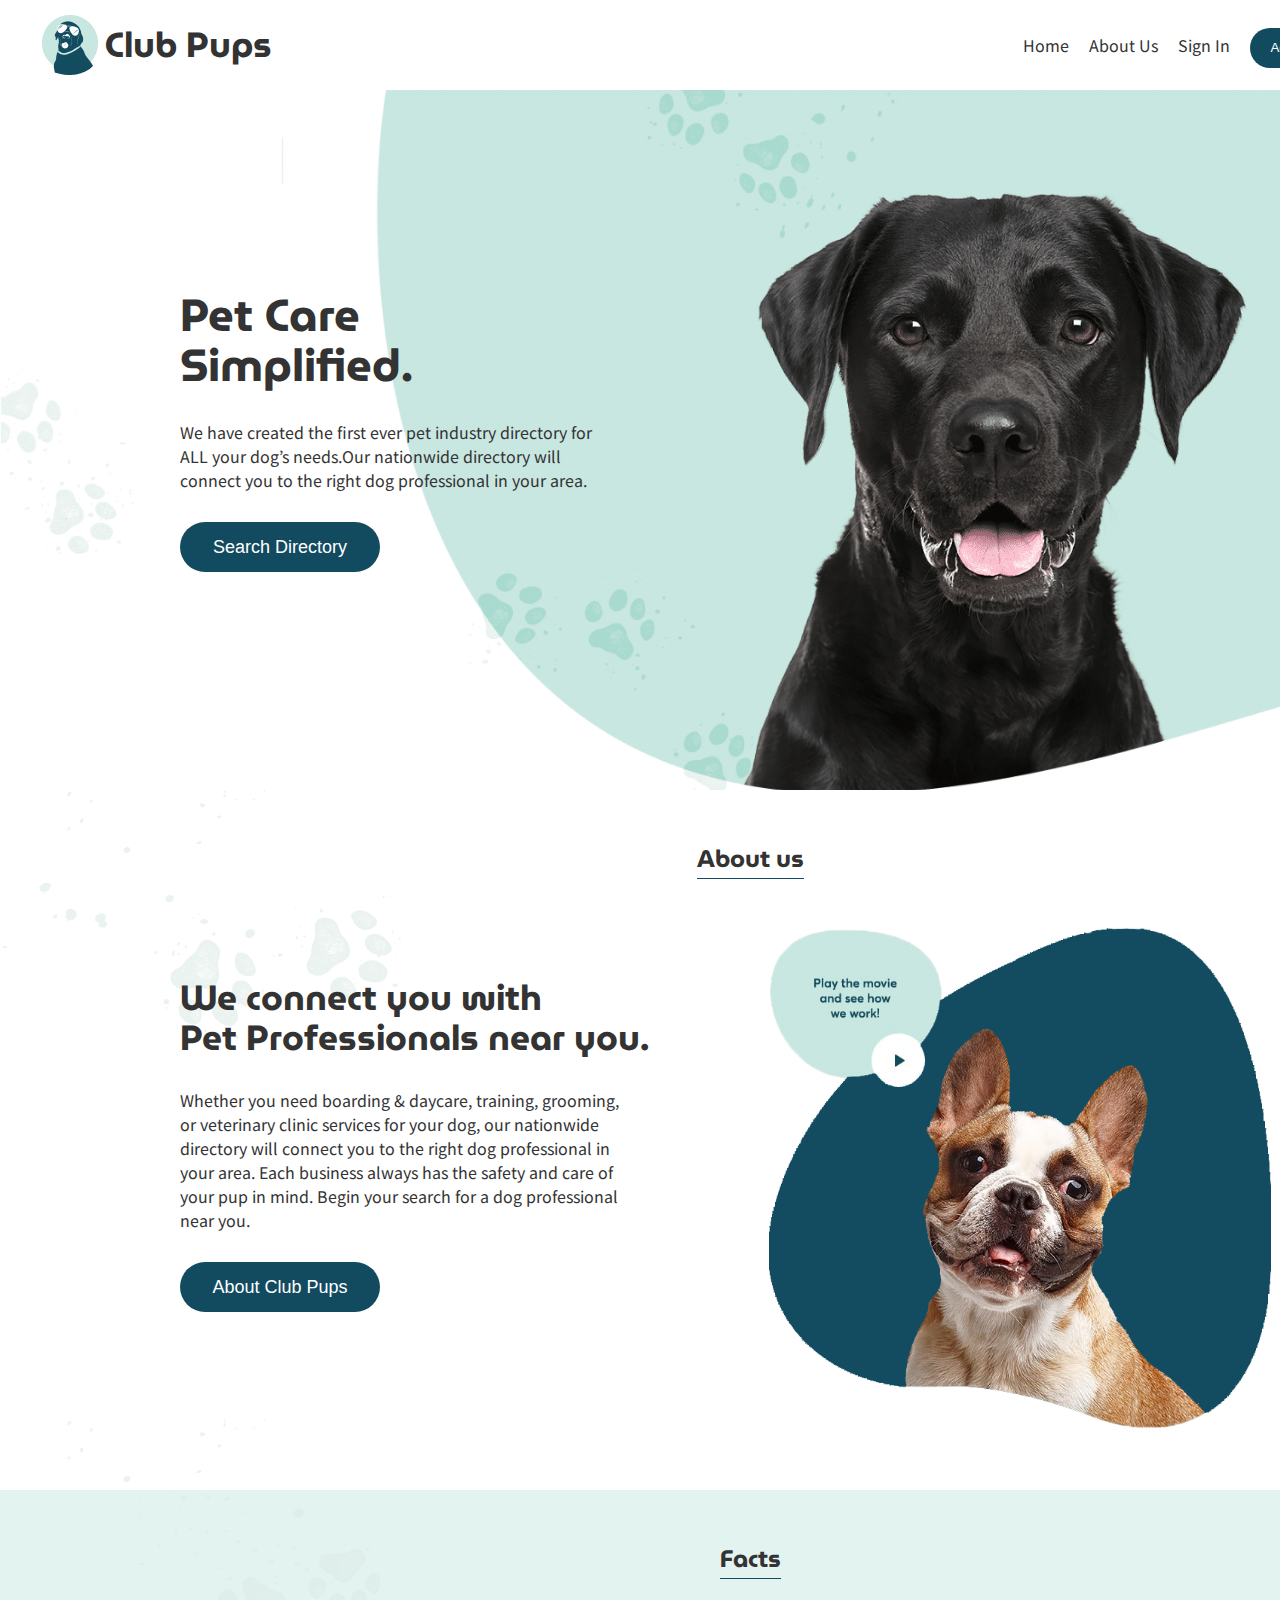
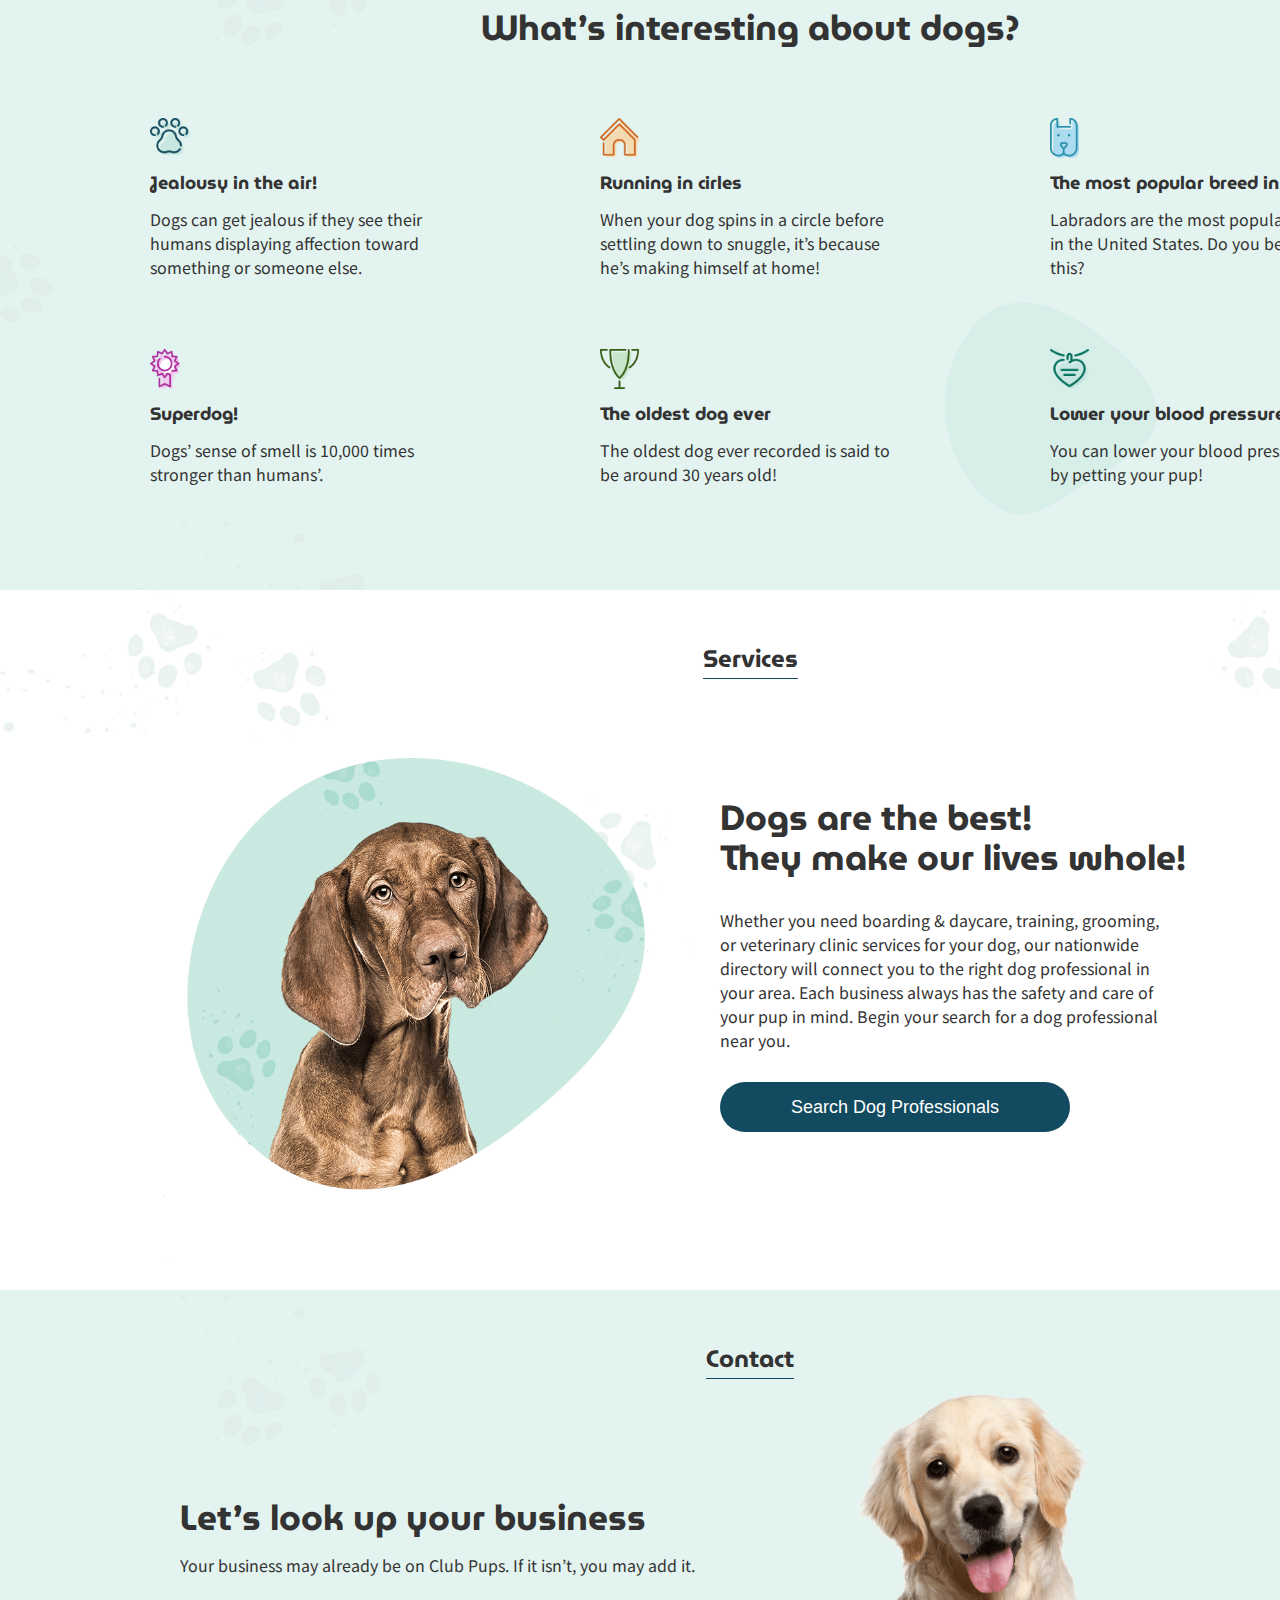
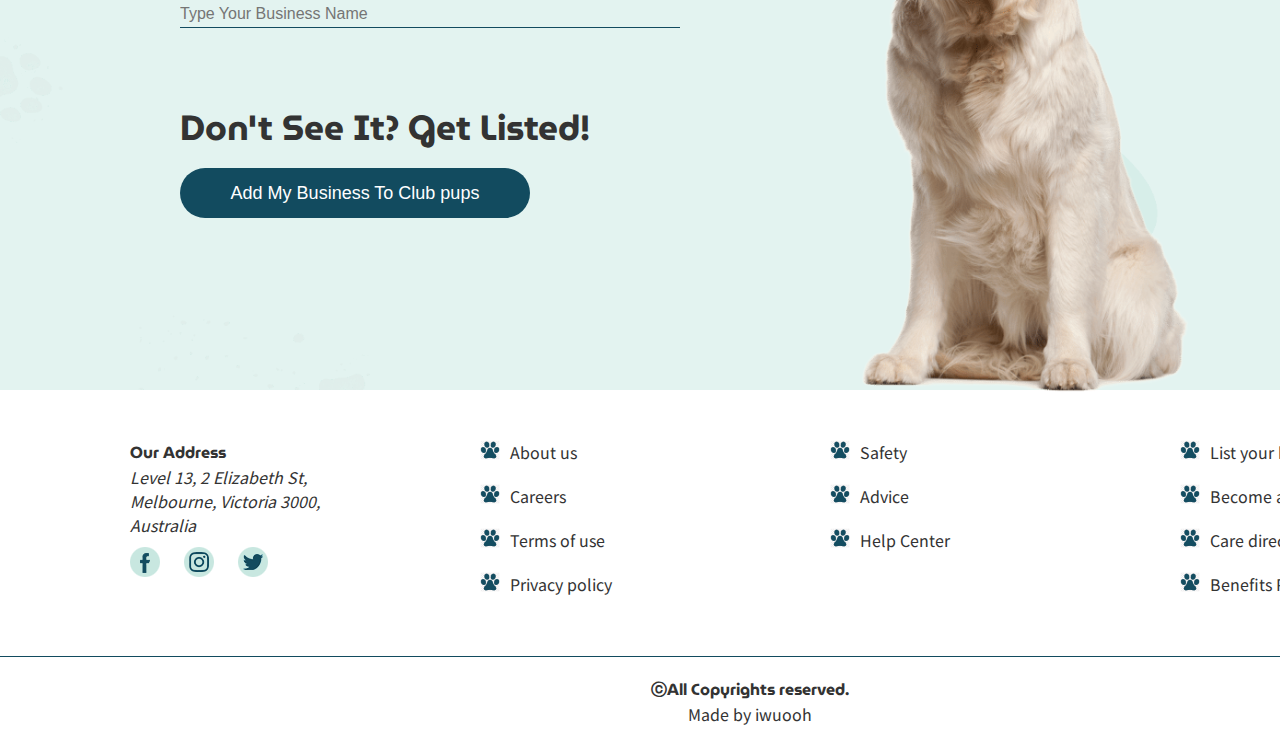
<file: index.html>
<!DOCTYPE html>
<html lang="en">

  <head>
    <meta charset="UTF-8">
    <title>Club Pups</title>
    <link rel="stylesheet" href="css/initial.css">
    <link rel="stylesheet" href="css/layout.css">
    <link rel="stylesheet" href="css/style.css">
    <!--[if lt IE 9]>
    <script src = "http://html5shiv.googlecode.com/svn/trunk/html5.js"></script>
    <![endif]-->
    <script src="js/jquery.min.js"></script>
    <script src="js/common.js"></script>
  </head>
  <body>
  <div id="main_header">
    <div id="main_logo">
      <p><a href="#">Club Pups</a></p>
    </div>
    <nav id="main_gnb">
      <ul>
        <li><a href="index.html">Home</a></li>
        <li><a href="aboutus/aboutus.html">About Us</a></li>
        <li><a href="#">Sign In</a></li>
        <li><button class="common_btn s_type"><a href=#>Add Or Claim My Business</a></button></li>
      </ul>
    </nav>
  </div>
  <div class="container">
    <div class="common_sect" id="main_banner">
      <div class="t_wrap">
        <h1>Pet Care<br>Simplified.</h1>
        <p>We have created the first ever pet industry directory for<br>ALL your dog’s needs.Our nationwide directory will<br>connect you to the right dog professional in your area.</p>
        <button class="common_btn m_type"><a href=#>Search Directory</a></button>
      </div>
    </div>
    <div class="common_sect" id="first_section">
      <p><span>About us</span></p>
      <div class="content_wrap">
        <div class="content">
          <div class="t_wrap">
            <h2>We connect you with<br>Pet Professionals near you.</h2>
            <p>Whether you need boarding & daycare, training, grooming,<br>or veterinary clinic services for your dog, our nationwide<br>directory will connect you to the right dog professional in<br>your area. Each business always has the safety and care of<br>your pup in mind. Begin your search for a dog professional<br>near you.</p>
            <button class="common_btn m_type"><a href="aboutus/aboutus.html">About Club Pups</a></button>
          </div>
          <div class="item"></div>
        </div>
      </div>
    </div>
    <div class="common_sect" id="second_section">
      <p><span>Facts</span></p>
      <div class="content_wrap">
        <h2>What’s interesting about dogs?</h2>
        <div class="content">
          <div class="i_wrap">
            <div id="first_row">
              <div class="common_item" id="first_item">
                <div class="item"></div>
                <h3>Jealousy in the air!</h3>
                <p>Dogs can get jealous if they see their humans displaying affection toward something or someone else.</p>
              </div>
              <div class="common_item" id="second_item">
                <div class="item"></div>
                <h3>Running in cirles</h3>
                <p>When your dog spins in a circle before settling down to snuggle, it’s because he’s making himself at home!</p>
              </div>
              <div class="common_item" id="third_item">
                <div class="item"></div>
                <h3>The most popular breed in the US</h3>
                <p>Labradors are the most popular breed in the United States. Do you believe this?</p>
              </div>
            </div>
            <div id="second_row">
              <div class="common_item" id="first_item">
                <div class="item"></div>
                <h3>Superdog!</h3>
                <p>Dogs’ sense of smell is 10,000 times stronger than humans’.</p>
              </div>
              <div class="common_item" id="second_item">
                <div class="item"></div>
                <h3>The oldest dog ever</h3>
                <p>The oldest dog ever recorded is said to be around 30 years old!</p>
              </div>
              <div class="common_item" id="third_item">
                <div class="item"></div>
                <h3>Lower your blood pressure</h3>
                <p>You can lower your blood pressure just by petting your pup!</p>
              </div>
            </div>
          </div>
        </div>
      </div>
    </div>
    <div class="common_sect" id="third_section">
      <p><span>Services</span></p>
      <div class="content_wrap">
        <div class="content">
          <div class="item"></div>
          <div class="t_wrap">
            <h2>Dogs are the best!<br>They make our lives whole!</h2>
            <p>Whether you need boarding & daycare, training, grooming,<br>or veterinary clinic services for your dog, our nationwide<br>directory will connect you to the right dog professional in<br>your area. Each business always has the safety and care of<br>your pup in mind. Begin your search for a dog professional<br>near you.</p>
            <button class="common_btn l_type"><a href=#>Search Dog Professionals</a></button>
          </div>
        </div>
      </div>
    </div>
    <div class="common_sect" id="fourth_section">
      <p><span>Contact</span></p>
      <div class="content_wrap">
        <div class="content">
          <div class="t_wrap">
            <h2>Let’s look up your business</h2>
            <p>Your business may already be on Club Pups. If it isn’t, you may add it.</p>
            <input type="text" placeholder="Type Your Business Name">
            <h2>Don't See It? Get Listed!</h2>
            <button class="common_btn l_type"><a href=#>Add My Business To Club pups</a></button>
          </div>
          <div class="item"></div>
        </div>
      </div>
    </div>
  </div>
  <div id="main_footer">
    <div class="footer_top">
      <div class="column">
        <h4>Our Address</h4>
        <address>Level 13, 2 Elizabeth St,<br>Melbourne, Victoria 3000,<br>Australia</address>
        <a href=#><img src="img/footer/facebook.png" alt="facebook"></a>
        <a href=#><img src="img/footer/instagram.png" alt="instagram"></a>
        <a href=#><img src="img/footer/twitter.png" alt="twitter"></a>
      </div>
      <div class="column list">
        <ul>
          <li><a href=#>About us</a></li>
          <li><a href=#>Careers</a></li>
          <li><a href=#>Terms of use</a></li>
          <li><a href=#>Privacy policy</a></li>
        </ul>
      </div>
      <div class="column list">
        <ul>
          <li><a href=#>Safety</a></li>
          <li><a href=#>Advice</a></li>
          <li><a href=#>Help Center</a></li>
        </ul>
      </div>
      <div class="column list">
        <ul>
          <li><a href=#>List your business</a></li>
          <li><a href=#>Become an affiliate</a></li>
          <li><a href=#>Care directory</a></li>
          <li><a href=#>Benefits Programs</a></li>
        </ul>
      </div>
    </div>
    <div class="footer_bottom">
      <h4>ⓒAll Copyrights reserved.</h4>
      <p>Made by iwuooh</p>
    </div>
  </div>

  <script src="https://code.jquery.com/jquery-3.5.1.slim.min.js"></script>
  <script src="https://cdn.jsdelivr.net/npm/bootstrap@4.5.3/dist/js/bootstrap.bundle.min.js"></script>

  <script type="text/javascript">
    /*$(function(){
      $("#main_gnb li").click(function(){
        var thisNum = $(this).index()
        if( thisNum == 2 || thisNum == 3){
          alert('현재 상세페이지 준비중입니다.')
        }
      })

      $("#main_banner button,#third_section button,#fourth_section button").click(function(){
        alert('현재 상세페이지 준비중입니다.')
      })

    })*/
  </script>
  </body>
</html>
</file>
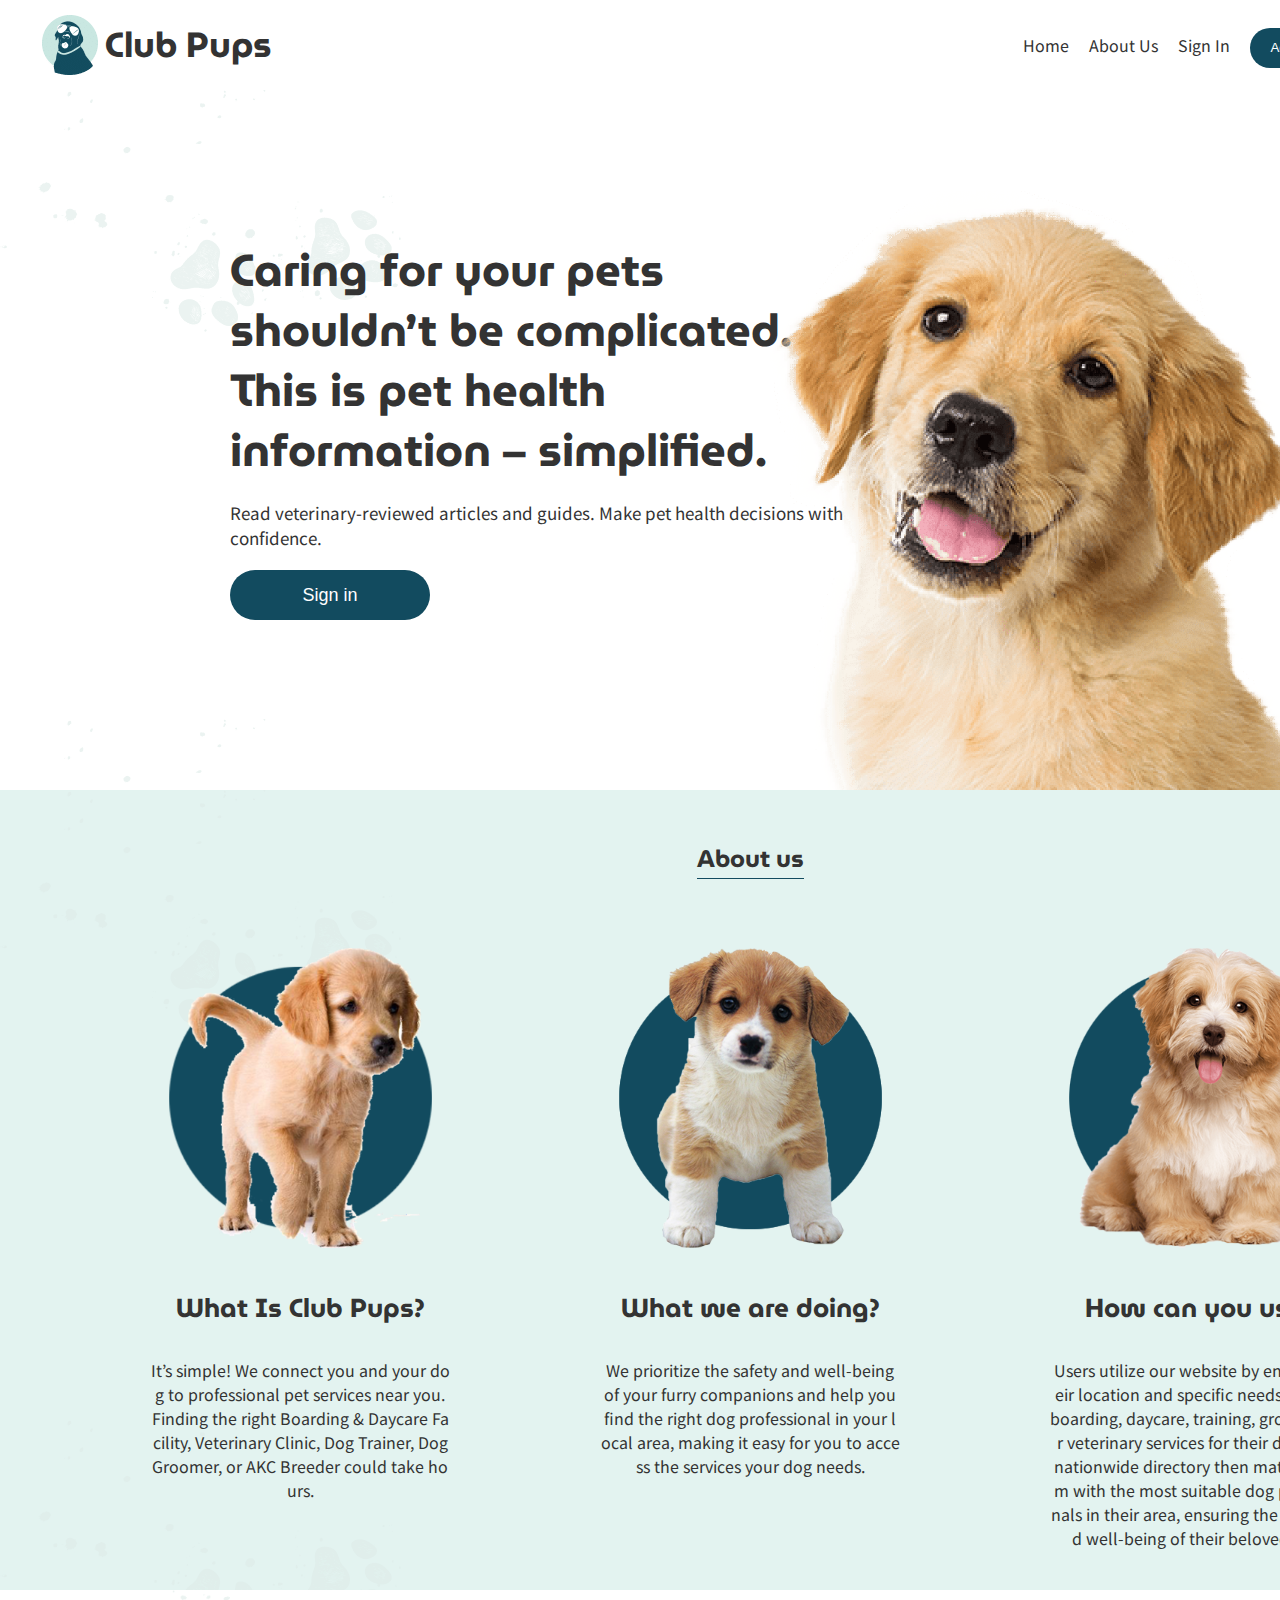
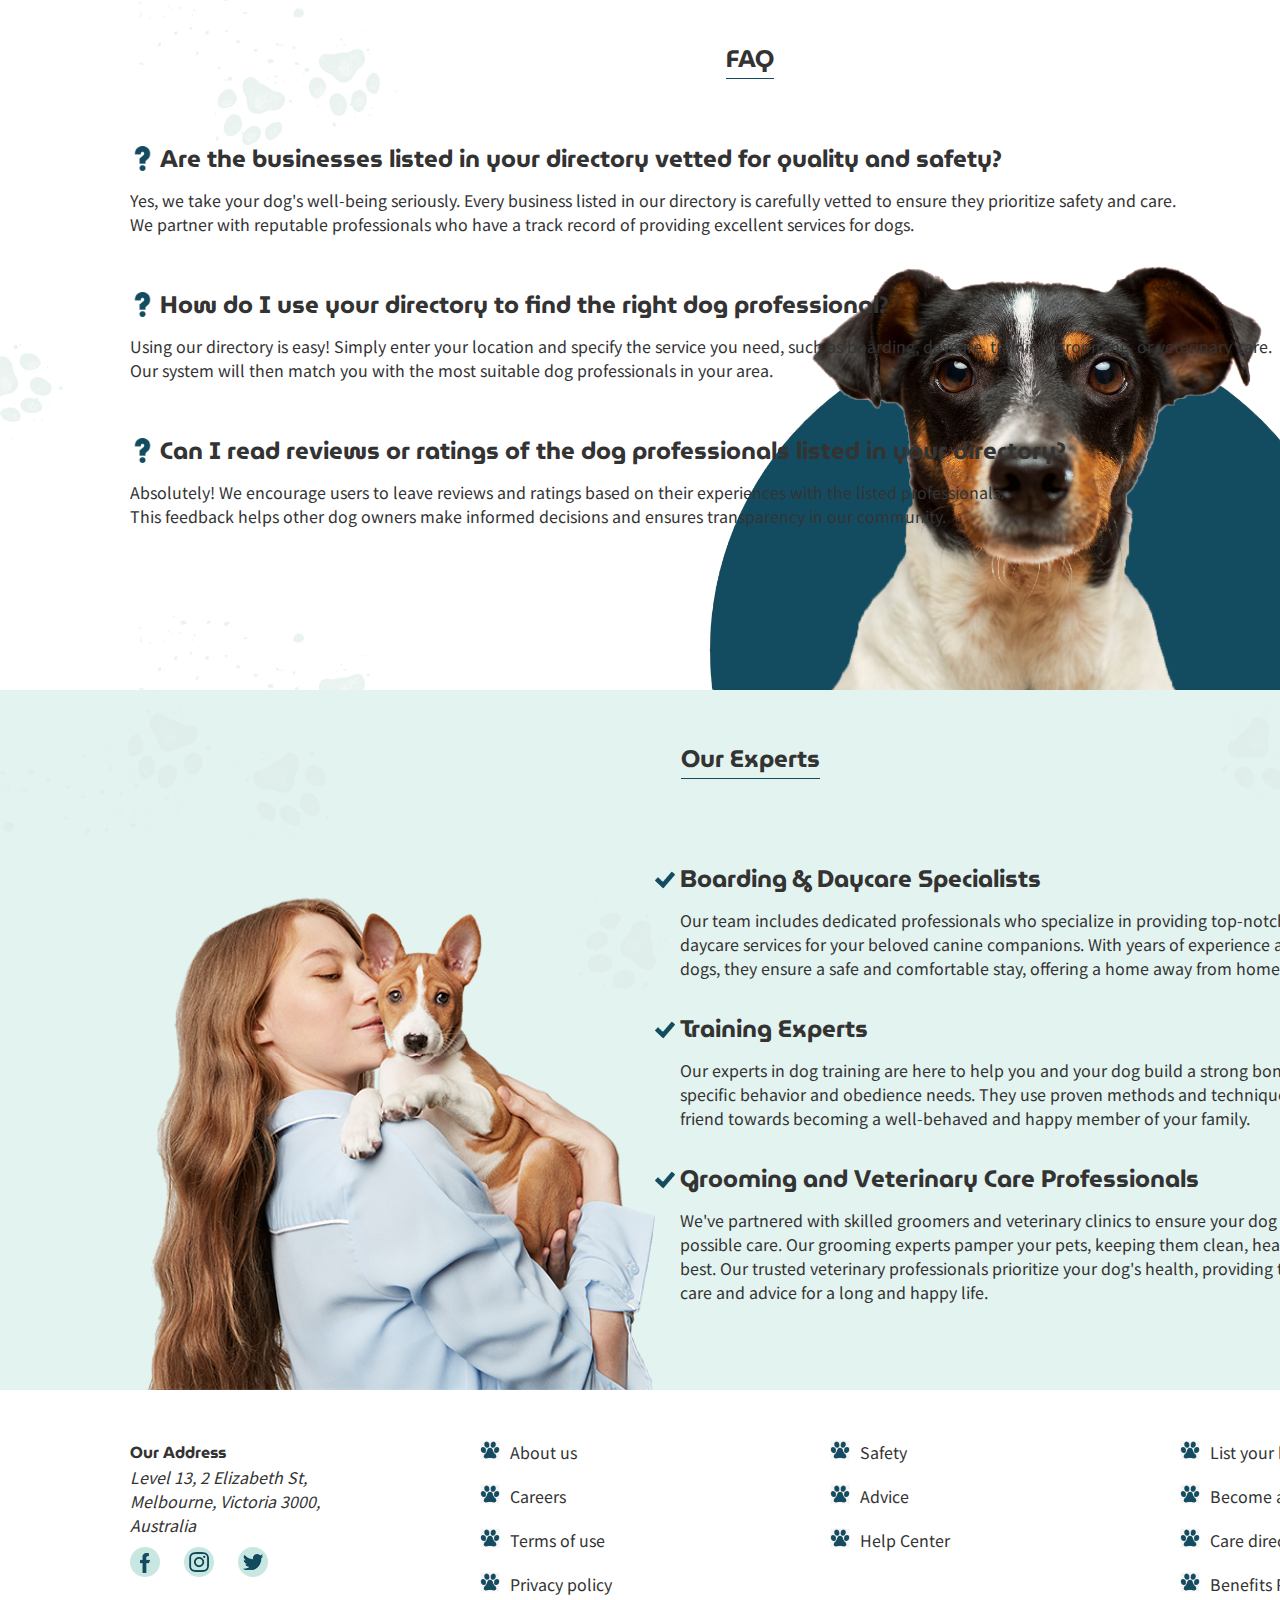
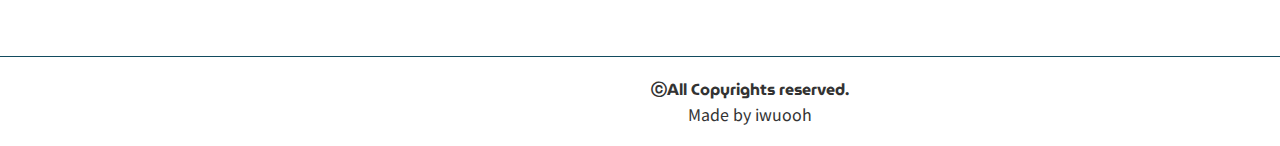
<file: aboutus/aboutus.html>
<!DOCTYPE html>
<html lang="en">

  <head>
    <meta charset="UTF-8">
    <title>Club Pups</title>
    <link rel="stylesheet" href="../css/initial.css">
    <link rel="stylesheet" href="../css/layout.css">
    <link rel="stylesheet" href="../css/aboutus.css">
    <!--[if lt IE 9]>
    <script src = "http://html5shiv.googlecode.com/svn/trunk/html5.js"></script>
    <![endif]-->
    <script src="../js/jquery.min.js"></script>
    <script src="../js/common.js"></script>
  </head>
  <body>
  <div id="main_header">
    <div id="main_logo">
      <p><a href="../index.html">Club Pups</a></p>
    </div>
    <nav id="main_gnb">
      <ul>
        <li><a href="../index.html">Home</a></li>
        <li><a href="aboutus.html">About Us</a></li>
        <li><a href="#">Sign In</a></li>
        <li><button class="common_btn s_type"><a href=#>Add Or Claim My Business</a></button></li>
      </ul>
    </nav>
  </div>
  <div class="container">
    <div class="common_sect" id="main_banner">
      <div class="t_wrap">
        <h2>Caring for your pets shouldn’t be complicated. This is pet health information – simplified.</h2>
        <p>Read veterinary-reviewed articles and guides. Make pet health decisions with confidence.</p>
        <button class="common_btn m_type"><a href=#>Sign in</a></button>
      </div>
      <div class="item"></div>
    </div>
    <div class="common_sect" id="first_section">
      <p><span>About us</span></p>
      <div class="content_wrap">
        <div class="content">
          <div class="item"></div>
          <div class="t_wrap">
            <h2>What Is Club Pups?</h2>
            <p>It’s simple! We connect you and your dog to professional pet services near you. Finding the right Boarding & Daycare Facility, Veterinary Clinic, Dog Trainer, Dog Groomer, or AKC Breeder could take hours.</p>
          </div>
        </div>
        <div class="content">
          <div class="item"></div>
          <div class="t_wrap">
            <h2>What we are doing?</h2>
            <p>We prioritize the safety and well-being of your furry companions and help you find the right dog professional in your local area, making it easy for you to access the services your dog needs.</p>
          </div>
        </div>
        <div class="content">
          <div class="item"></div>
          <div class="t_wrap">
            <h2>How can you use?</h2>
            <p>Users utilize our website by entering their location and specific needs, such as boarding, daycare, training, grooming, or veterinary services for their dogs. Our nationwide directory then matches them with the most suitable dog professionals in their area, ensuring the safety and well-being of their beloved pets.</p>
          </div>
        </div>
      </div>
    </div>
    <div class="common_sect" id="second_section">
      <p><span>FAQ</span></p>
      <div class="t_wrap">
        <h3>Are the businesses listed in your directory vetted for quality and safety?</h3>
        <p>Yes, we take your dog's well-being seriously. Every business listed in our directory is carefully vetted to ensure they prioritize safety and care.</br>We partner with reputable professionals who have a track record of providing excellent services for dogs.</p>
        <h3>How do I use your directory to find the right dog professional?</h3>
        <p>Using our directory is easy! Simply enter your location and specify the service you need, such as boarding, daycare, training, grooming, or veterinary care.</br>Our system will then match you with the most suitable dog professionals in your area.</p>
        <h3>Can I read reviews or ratings of the dog professionals listed in your directory?</h3>
        <p>Absolutely! We encourage users to leave reviews and ratings based on their experiences with the listed professionals.</br>This feedback helps other dog owners make informed decisions and ensures transparency in our community.</p>
      </div>
      <div class="item"></div>
    </div>
    <div class="common_sect" id="third_section">
      <p><span>Our Experts</span></p>
      <div class="item"></div>
      <div class="t_wrap">
        <h3>Boarding & Daycare Specialists</h3>
        <p>Our team includes dedicated professionals who specialize in providing top-notch boarding and daycare services for your beloved canine companions. With years of experience and a genuine love for dogs, they ensure a safe and comfortable stay, offering a home away from home for your pups.</p>
        <h3>Training Experts</h3>
        <p>Our experts in dog training are here to help you and your dog build a strong bond while addressing specific behavior and obedience needs. They use proven methods and techniques to guide your furry friend towards becoming a well-behaved and happy member of your family.</p>
        <h3>Grooming and Veterinary Care Professionals</h3>
        <p>We've partnered with skilled groomers and veterinary clinics to ensure your dog receives the best possible care. Our grooming experts pamper your pets, keeping them clean, healthy, and looking their best. Our trusted veterinary professionals prioritize your dog's health, providing top-notch medical care and advice for a long and happy life.</p>
      </div>
    </div>
  </div>
  <div id="main_footer">
    <div class="footer_top">
      <div class="column">
        <h4>Our Address</h4>
        <address>Level 13, 2 Elizabeth St,<br>Melbourne, Victoria 3000,<br>Australia</address>
        <a href=#><img src="../img/footer/facebook.png" alt="facebook"></a>
        <a href=#><img src="../img/footer/instagram.png" alt="instagram"></a>
        <a href=#><img src="../img/footer/twitter.png" alt="twitter"></a>
      </div>
      <div class="column list">
        <ul>
          <li><a href=#>About us</a></li>
          <li><a href=#>Careers</a></li>
          <li><a href=#>Terms of use</a></li>
          <li><a href=#>Privacy policy</a></li>
        </ul>
      </div>
      <div class="column list">
        <ul>
          <li><a href=#>Safety</a></li>
          <li><a href=#>Advice</a></li>
          <li><a href=#>Help Center</a></li>
        </ul>
      </div>
      <div class="column list">
        <ul>
          <li><a href=#>List your business</a></li>
          <li><a href=#>Become an affiliate</a></li>
          <li><a href=#>Care directory</a></li>
          <li><a href=#>Benefits Programs</a></li>
        </ul>
      </div>
    </div>
    <div class="footer_bottom">
      <h4>ⓒAll Copyrights reserved.</h4>
      <p>Made by iwuooh</p>
    </div>
  </div>

  <script src="https://code.jquery.com/jquery-3.5.1.slim.min.js"></script>
  <script src="https://cdn.jsdelivr.net/npm/bootstrap@4.5.3/dist/js/bootstrap.bundle.min.js"></script>

  <script type="text/javascript">
  $(function(){
    $("#main_gnb li").click(function(){
      var thisNum = $(this).index()
      if( thisNum == 2 || thisNum == 3 ){
        alert('현재 상세페이지 준비중입니다.')
      }
    })
    $("#main_banner button").click(function(){
      alert('현재 상세페이지 준비중입니다.')
    })

  })
  </script>

  </body>
</html>
</file>
<file: css/initial.css>
@charset "UTF-8";
@import url('https://fonts.googleapis.com/css2?family=MuseoModerno:wght@100;200;300;400;500;600;700;800;900&display=swap');
@import url('https://fonts.googleapis.com/css2?family=Noto+Sans+KR:wght@100;300;400;500;700;900&display=swap');
*{  box-sizing: border-box;  margin: 0;  padding: 0;}
html,body{
  min-width: 1500px;
  height: 100%;
  font-family: 'Noto Sans KR', sans-serif;
  color: #333;
}
ul,li{ list-style: none;}
a{ text-decoration: none; color: #333;}
button,input{ border: 0; outline: none;}
input{ background: none;}
h1,h2,h3,h4,h5,h6{ font-family: 'MuseoModerno', cursive;}
h1{ font-size: 50px; line-height: 50px;}
h2{ font-size: 40px; line-height: 40px;}
</file>
<file: css/layout.css>
#main_header{
  height: 90px;
  line-height: 90px;
  background-color: #fff;
}
#main_logo{
  display: inline-block;
  margin-left: 100px;
}
#main_logo p{
  display: inline-block;
  position: relative;
  font-size: 35px;
  padding-left: 5px;
  font-weight: bold;
  font-family: 'MuseoModerno', cursive;
}
#main_logo p:before{
  content: '';
  position: absolute;
  top: 15px;
  left: -60px;
  width: 60px;
  height: 60px;
  background-image: url('../img/logo/logo.png');
}

#main_gnb{
  overflow: hidden;
  float: right;
}
#main_gnb > ul{
  overflow: hidden;
}
#main_gnb > ul > li{
  float: left;
}
#main_gnb > ul > li > a{
  margin-right: 20px;
}
#main_gnb > ul > li > button{
  margin-right: 50px;
  line-height: 1;
}

/* common_sect */
.common_sect > p{
  position: relative;
  font-size: 24px;
  font-family: 'MuseoModerno', cursive;
  font-weight: bold;
  text-align: center;
}

.common_sect > p > span{
  border-bottom: 1px solid #124b5f;
}


/* 버튼 공통 스타일*/
.common_btn{
  background: #124b5f;
  transition: .5s;
}
.common_btn > a{
  color: #fff;
  transition: .5s;
}
.common_btn.s_type{
  border-radius: 20px;
  width: 200px;
  height: 40px;
}
.common_btn.m_type{
  border-radius: 25px;
  width: 200px;
  height: 50px;
  font-size: 18px;
}
.common_btn.l_type{
  border-radius: 25px;
  width: 350px;
  height: 50px;
  font-size: 18px;
}
.common_btn:hover{
  background: #fff;
  border: 1px solid #124b5f;
}
.common_btn:hover > a{
  color: #124b5f;
}



/* footer */

#main_footer{
  background: #fff;
  margin: 0 auto;
}
#main_footer .footer_top{
  display: flex;
  padding: 50px;
}
#main_footer .footer_top .column{
  flex: 25%;
  flex-wrap: wrap;
  padding: 0 80px;
}
#main_footer .footer_top .column a img{
  width: 30px;
  height: 30px;
  margin: 10px 20px 0 0;
  transition: .5s;
}
#main_footer .footer_top .column a:hover img{
  opacity: .8;
}
#main_footer .footer_top .column.list ul li{
  padding: 10px 0;
  margin-left: 30px;
  position: relative;
}
#main_footer .footer_top .column.list ul li:first-child{
  padding: 0 0 10px ;
}
#main_footer .footer_top .column.list ul li:before{
  content: '';
  position: absolute;
  width: 20px;
  height: 20px;
  left: -30px;
  background: url('../img/footer/footprint.png') no-repeat;
  background-size: cover;
  transition: .5s;
}
#main_footer .footer_top .column.list ul li:hover:before{
  opacity: .8;
}

#main_footer .footer_top .column.list ul li:hover a{
  color: #124b5f;

}
#main_footer .footer_bottom{
  background: #fff;
  padding: 20px 0;
  text-align: center;
  border-top: 1px solid #124b5f;
}
</file>
<file: css/style.css>
/* section 공통스타일*/
.common_sect{
  width: 100%;
  height: 700px;
  margin: 0 auto;
  background: #fff;
}

.common_sect .t_wrap p{ font-size: 18px;}


/* main_banner*/
#main_banner{
  position: relative;
  width: 100%;
  background-image: url('../img/main/main_banner.png');
  background-size: cover;
  background-position: center top;
  background-repeat: no-repeat;
}

#main_banner .t_wrap{
  position: absolute;
  top: 200px;
  left: 230px;
}
#main_banner .t_wrap p{
  width: 600px;
  margin: 30px 0;
}
#main_banner .t_wrap button{
  display: inline-block;
}
#main_banner .t_wrap button:nth-of-type(1){
  margin-right: 15px;
}

/* first section*/

#first_section{
  position: relative;
  background-image: url('../img/bg/about_back.png');
  padding: 50px 0;
}
#first_section .content_wrap{
  position: relative;
}
#first_section .content_wrap > p{
  text-align: center;
  font-weight: bold;
}
#first_section .content_wrap .content{
 width: 100%;
 height: 700px;
 overflow: hidden;
 position: relative;
}
#first_section .content_wrap .content .t_wrap{
 position: absolute;
 width: 600px;
 height: 500px;
 top: 100px;
 left: 230px;
}

#first_section .content_wrap .content .t_wrap > p{
  margin: 30px 0;
}

#first_section .content_wrap .content .item{
  position: absolute;
  width: 600px;
  height: 500px;
  top: 50px;
  right: 230px;
  background: url('../img/main/dog01.png') no-repeat;
  background-size: contain;
  background-position: center;
}

/* second section */
#second_section{
  position: relative;
  background-image: url('../img/bg/fact_back.png');
  background-size: contain;
  background-color: rgba(200, 231, 226, .5);
  padding: 50px 0;
}
#second_section .content_wrap{
  position: relative;
}
#second_section .content_wrap > p{
  font-weight: bold;
  text-align: center;
}
#second_section .content_wrap > h2{
  text-align: center;
  margin: 30px 0;
}
#second_section .content_wrap .content{
  width: 90%;
  margin: 0 auto;
}
#second_section .content_wrap .content .i_wrap #first_row, #second_section .content_wrap .content .i_wrap #second_row{
  display: flex;
  flex-direction: row;
  justify-content: space-around;
  align-items: center;
  margin-top: 70px;
}
/*common item 공통스타일*/
#second_section .content_wrap .content .i_wrap .common_item{
  width: 300px;
}
#second_section .content_wrap .content .i_wrap .item{
  width: 40px;
  height: 40px;
  background-repeat: no-repeat;
  background-size: contain;
}
#second_section .content_wrap .content .i_wrap h3{
  font-size: 18px;
  margin: 10px 0;
}
#second_section .content_wrap .content .i_wrap p{
  font-size: 16px;
}

#second_section #first_row #first_item .item{
  background-image: url('../img/icon/fact01.png');
}
#second_section #first_row #second_item .item{
  background-image: url('../img/icon/fact02.png');
}
#second_section #first_row #third_item .item{
  background-image: url('../img/icon/fact03.png');
}
#second_section #second_row #first_item .item{
  background-image: url('../img/icon/fact04.png');
}
#second_section #second_row #second_item .item{
  background-image: url('../img/icon/fact05.png');
}
#second_section #second_row #third_item .item{
  background-image: url('../img/icon/fact06.png');
}

/* third section */
#third_section{
  position: relative;
  background-image: url('../img/bg/service_back.png');
  background-repeat: no-repeat;
  background-size: contain;
  padding: 50px 0;
}
#third_section > p{
  text-align: center;
  font-weight: bold;
}
#third_section >.content_wrap{
  position: relative;
  height: 600px;
}
#third_section >.content_wrap .content{
}
#third_section >.content_wrap .content .item{
  position: absolute;
  top: 80px;
  left: 230px;
  width: 600px;
  height: 500px;
  background: url('../img/main/dog02.png') no-repeat;
  background-size: cover;
  background-position: center;
}

#third_section >.content_wrap .t_wrap{
  position: absolute;
  top: 120px;
  right: 230px;
  width: 600px;
  height: 500px;
}
#third_section >.content_wrap .t_wrap > p{
  margin: 30px 0;
}

/* fourth section */
#fourth_section{
  position: relative;
  background-image: url('../img/bg/fact_back.png');
  background-size: contain;
  background-color: rgba(200, 231, 226, .5);
  padding: 50px 0;
}
#fourth_section > p{
  text-align: center;
  font-weight: bold;
}
#fourth_section .content_wrap{
  position: relative;
}
#fourth_section .content_wrap .content{
  position: relative;
  height: 600px;
  padding: 50px 0;
}
#fourth_section .content_wrap .content .t_wrap{
  position: absolute;
  height: 500px;
  left: 230px;
  top: 120px;
}
#fourth_section .content_wrap .content .t_wrap p{
  display: block;
  margin: 15px 0 30px;
  width: 700px;
}
#fourth_section .content_wrap .content .t_wrap input{
  display: block;
  width: 700px;
  border-bottom: 1px solid #124b5f;
  padding-bottom: 5px;
}
#fourth_section .content_wrap .content .t_wrap input[type=text]::placeholder{
  font-size: 16px;
}
#fourth_section .content_wrap .content .t_wrap h2:nth-of-type(2){
  margin: 80px 0 20px;
}

#fourth_section .content_wrap .content .item{
  position: absolute;
  right: 230px;
  width: 600px;
  height: 600px;
  bottom: -15px;
  background: url('../img/main/dog03.png') no-repeat;
  background-size: contain;
  background-position: center;
}


/* animation */

.common_sect#main_banner.active .t_wrap{
  animation: slideLeft 1s ease-in-out alternate;
}
.common_sect#first_section.active .item{
  animation: slideRight 1s ease-in-out alternate;
}
.common_sect#second_section.active .common_item{
  animation: slideTop 1s ease-in-out alternate;
}
.common_sect#third_section.active .item{
  animation: slideLeft 1s ease-in-out alternate;
}
.common_sect#fourth_section.active .item{
  animation: slideRight 1s ease-in-out alternate;
}



@keyframes slideLeft {
  from{ opacity: 0.1; left: 180px;}
    to{ opacity: 1; left: normal;}
}
@keyframes slideRight {
  from{ opacity: 0.1; right: 180px;}
    to{ opacity: 1; right: normal;}
}
@keyframes slideTop {
  from{ opacity: 0.1; margin-top: -50px;}
    to{ opacity: 1; margin-top: normal;}
}


/* media query area */

@media screen and (max-width: 1700px){
  #main_banner .t_wrap{ left: 180px;}
  .common_sect .content_wrap .content .t_wrap h2,#second_section .content_wrap h2{ font-size: 35px;}
  .common_sect .t_wrap p{ font-size: 16px;}
  #first_section .content_wrap .content .t_wrap{ left: 180px;}
  #first_section .content_wrap .content .item{ right: 180px;}
  #third_section .content_wrap .content .t_wrap{ right: 180px;}
  #third_section .content_wrap .content .item{ left: 100px;}
  #fourth_section .content_wrap .content .t_wrap{ left: 180px;}
  #fourth_section .content_wrap .content .item{ right: 180px;}
  #fourth_section .content_wrap .content .t_wrap input{ width: 500px;}
}
@media screen and (max-width: 1500px){
  .common_sect h1{ font-size: 45px;}
}
</file>
<file: css/aboutus.css>
/* section 공통스타일*/
.common_sect{
  width: 100%;
  height: 700px;
  margin: 0 auto;
  background: #fff;
}

/* main_banner*/
#main_banner{
  position: relative;
  width: 100%;
  background-image: url('../img/bg/about_back.png');
}
#main_banner .t_wrap{
  position: absolute;
  left: 230px;
  top: 150px;
  width: 700px;
  height: 600px;
}
#main_banner .t_wrap h2{
  font-size: 50px;
  line-height: 60px;
}
#main_banner .t_wrap p{
  font-size: 20px;
  margin: 20px 0;
}

#main_banner .item{
  position: absolute;
  width: 600px;
  height: 600px;
  right: 230px;
  bottom: 0;
  background-image: url('../img/sub/main_banner.png');
  background-size: contain;
  background-repeat: no-repeat;
}


/* first section*/

#first_section{
  position: relative;
  background-image: url('../img/bg/about_back.png');
  background-color: rgba(200, 231, 226, .5);
  padding: 50px 0;
  height: 800px;
}
#first_section .content_wrap{
  position: relative;
  display: flex;
  flex-direction: row;
  justify-content: space-around;
  width: 90%;
  margin: 70px auto;
}
#first_section .content_wrap .content{
  width: 380px;
  min-height: 600px;
  text-align: center;
  word-break: break-all;
}
#first_section .content_wrap .content .item{
  width: 380px;
  height: 300px;
  background-size: contain;
  background-repeat: no-repeat;
  background-position: center center;
  margin-bottom: 20px;
}
#first_section .content_wrap .content:nth-child(1) .item{
  background-image: url('../img/sub/dog01.png');
}
#first_section .content_wrap .content:nth-child(2) .item{
  background-image: url('../img/sub/dog02.png');
}
#first_section .content_wrap .content:nth-child(3) .item{
  background-image: url('../img/sub/dog03.png');
}

#first_section .content_wrap .content .t_wrap h2{
 font-size: 30px;
 display: inline-block;
 margin: 20px 0;
 padding-bottom: 10px;
}

/* second section */
#second_section{
  position: relative;
  background-image: url('../img/bg/fact_back.png');
  background-size: contain;
  padding: 50px 0;
}

#second_section .t_wrap{
  position: absolute;
  top: 150px;
  left: 230px;
  z-index: 50;
}
#second_section .t_wrap h3{
  position: relative;
  font-size: 24px;
  margin: 0 0 10px 30px;
}
#second_section .t_wrap h3:before{
  content: '';
  position: absolute;
  width: 25px;
  height: 25px;
  left: -30px;
  top: 6px;
  background-image: url('../img/icon/question.png');
  background-repeat: no-repeat;
  background-size: contain;
}

#second_section .t_wrap p{
  margin-bottom: 50px;
}
#second_section .item{
  position: absolute;
  width: 800px;
  height: 450px;
  bottom: 0;
  right: 50px;
  background-image: url('../img/sub/dog04.png');
  background-repeat: no-repeat;
  background-size: contain;
}

/* third section */
#third_section{
  position: relative;
  background-color: rgba(200, 231, 226, .5);
  background-image: url('../img/bg/service_back.png');
  background-repeat: no-repeat;
  background-size: contain;
  padding: 50px 0;
}
#third_section .item{
  position: absolute;
  width: 800px;
  height: 500px;
  bottom: 0;
  left: 200px;
  background-image: url('../img/sub/dog05.png');
  background-repeat: no-repeat;
  background-size: contain;
}
#third_section .t_wrap{
  position: absolute;
  top: 170px;
  right: 230px;
  width: 800px;
}
#third_section .t_wrap h3{
  position: relative;
  font-size: 24px;
  margin: 0 0 10px 30px;
}
#third_section .t_wrap h3:before{
  content:'';
  position: absolute;
  width: 20px;
  height: 20px;
  top: 10px;
  left: -25px;
  background-image: url('../img/icon/check.png');
  background-repeat: no-repeat;
  background-size: contain;
}
#third_section .t_wrap p{
  margin: 0 0 30px 30px;
}

/* animation */

.common_sect#main_banner.active .t_wrap{
  animation: slideLeft 1s ease-in-out alternate;
}
.common_sect#first_section.active .item{
  animation: slideTop 1s ease-in-out alternate;
}
.common_sect#second_section.active .item{
  animation: slideRight 1s ease-in-out alternate;
}
.common_sect#third_section.active .item{
  animation: slideLeft 1s ease-in-out alternate;
}




@keyframes slideLeft {
  from{ opacity: 0.5; left: 180px;}
    to{ opacity: 1; left: normal;}
}
@keyframes slideRight {
  from{ opacity: 0.5; right: 0;}
    to{ opacity: 1; right: normal;}
}
@keyframes slideTop {
  from{ opacity: 0.5; margin-top: -50px;}
    to{ opacity: 1; margin-top: normal;}
}


/* responsive media query area */
@media screen and (max-width: 1700px){
  #main_banner .t_wrap h2{
    font-size: 45px;
    width: 600px;
  }
  #main_banner .t_wrap p{ font-size: 17px;}
  #main_banner .item{ right: 130px;}
  #second_section .t_wrap{ left: 130px;}
  #second_section .item{ right: 0;}
  #third_section .t_wrap{ right: 50px;}
  #third_section .item{ left: 130px;}
}
@media screen and (max-width: 1500px){
  #first_section .content_wrap .content{ width: 300px;}
  #first_section .content_wrap .content .item{ width: 300px;}
  #first_section .content_wrap .content .t_wrap h2{ font-size: 26px;}
}
</file>
